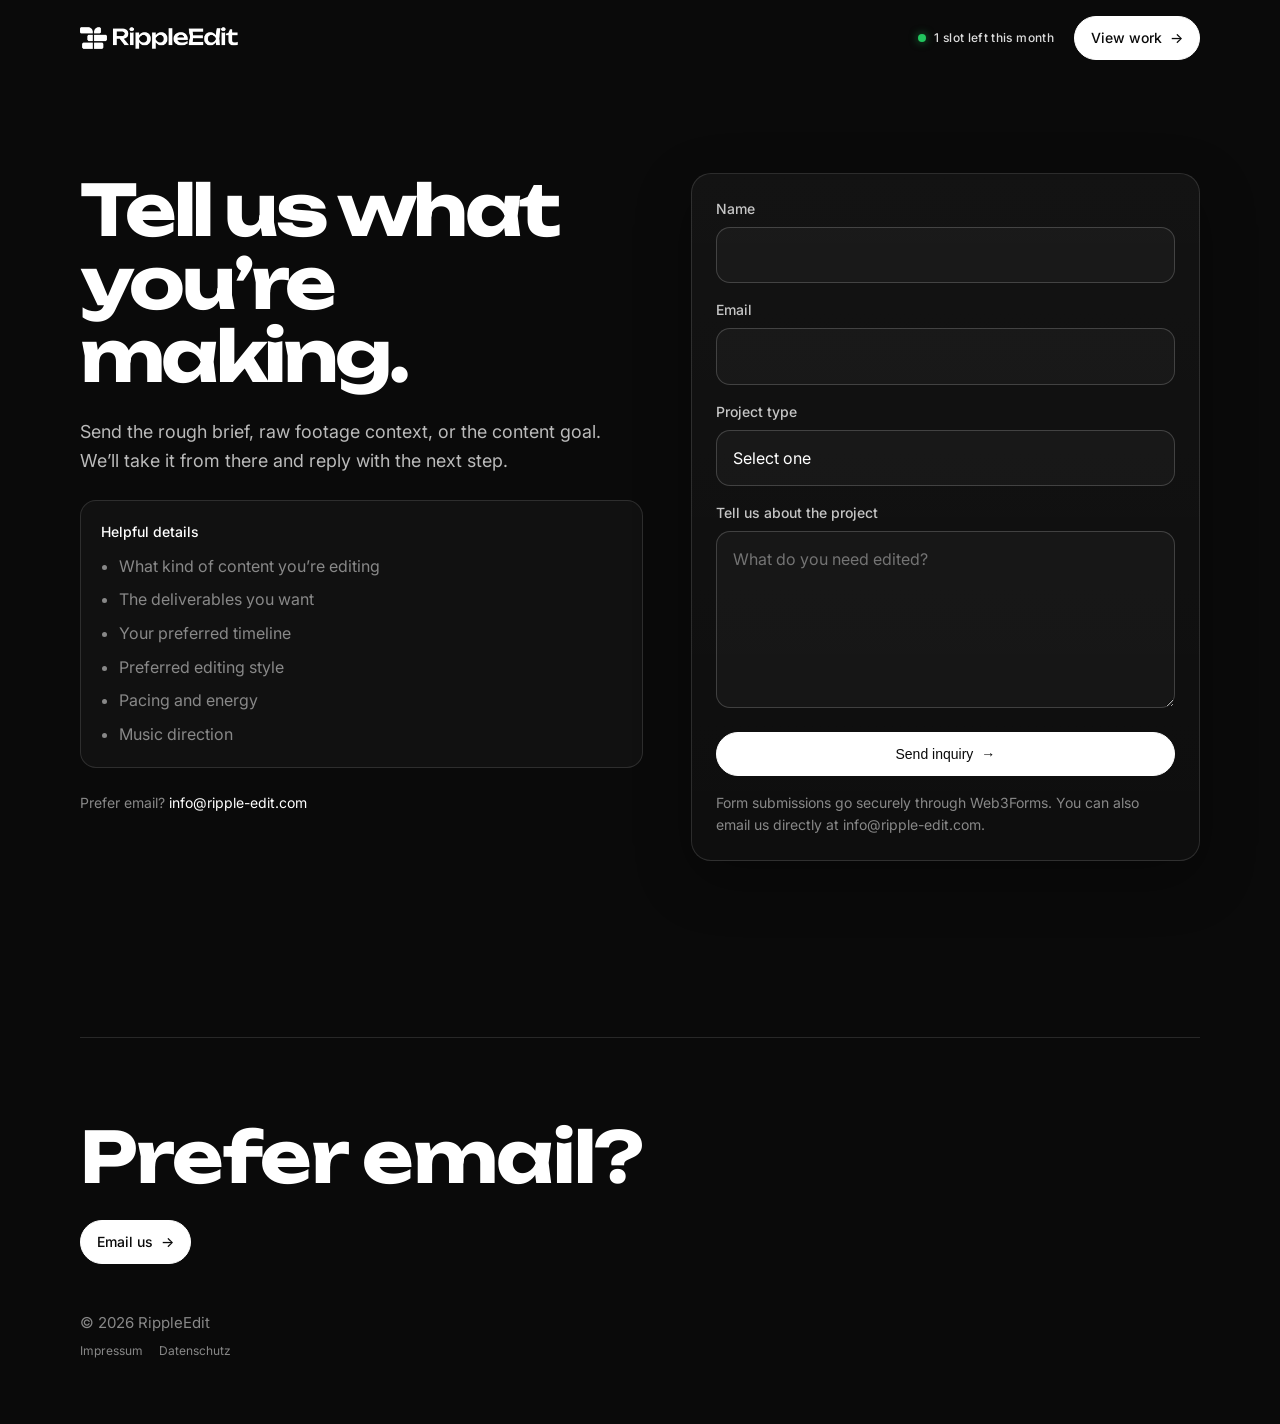
<file: contact.html>
<!DOCTYPE html>
<html lang="en">
  <head>
    <meta charset="UTF-8" />
    <meta name="viewport" content="width=device-width, initial-scale=1.0" />
    <meta
      name="description"
      content="Contact RippleEdit about your next video editing project."
    />
    <title>Contact | RippleEdit</title>
    <link rel="canonical" href="https://www.ripple-edit.com/contact.html" />
    <meta property="og:type" content="website" />
    <meta property="og:site_name" content="RippleEdit" />
    <meta property="og:title" content="Contact RippleEdit" />
    <meta property="og:description" content="Tell us what you're making. We'll reply with the next step." />
    <meta property="og:url" content="https://www.ripple-edit.com/contact.html" />
    <meta property="og:image" content="https://www.ripple-edit.com/assets/logo.png" />
    <meta name="twitter:card" content="summary_large_image" />
    <meta name="twitter:title" content="Contact RippleEdit" />
    <meta name="twitter:description" content="Tell us what you're making. We'll reply with the next step." />
    <meta name="twitter:image" content="https://www.ripple-edit.com/assets/logo.png" />
    <link rel="preconnect" href="https://fonts.googleapis.com" />
    <link rel="preconnect" href="https://fonts.gstatic.com" crossorigin />
    <link href="https://fonts.googleapis.com/css2?family=Inter:wght@400;500;700&family=Unbounded:wght@700;900&display=swap" rel="stylesheet" />
    <link rel="icon" type="image/png" href="assets/favicon.png" />
    <link rel="stylesheet" href="css/styles.css" />
    <link rel="stylesheet" href="css/sections.css" />
    <link rel="stylesheet" href="css/contact.css" />
    <script type="module" src="js/main.js"></script>
  </head>
  <body>
    <header class="site-header">
      <div class="container nav-shell">
        <a class="brand" href="index.html" aria-label="RippleEdit home">
          <img
            class="brand-mark"
            src="assets/logotype.png"
            alt="RippleEdit logo"
            width="auto"
            height="36"
          />
        </a>

        <div class="header-actions">
          <span class="availability-pill availability-pill--header">
            <span class="availability-dot availability-dot--pulse" aria-hidden="true"></span>
            <span class="availability-pill-text">1 slot left this month</span>
          </span>
          <a class="button button--primary button--nav" href="index.html#work">
            View work
            <span aria-hidden="true">→</span>
          </a>
        </div>
      </div>
    </header>

    <main class="contact-page" id="top">
      <section class="contact-shell section reveal-on-scroll" aria-labelledby="contact-title">
        <div class="container contact-grid">
          <div class="contact-intro">
            <h1 class="contact-title" id="contact-title">Tell us what you’re making.</h1>
            <p class="contact-lead">
              Send the rough brief, raw footage context, or the content goal. We’ll take it from there and reply with the next step.
            </p>

            <div class="contact-notes" aria-label="What to include">
              <p class="contact-notes-title">Helpful details</p>
              <ul class="contact-list">
                <li>What kind of content you’re editing</li>
                <li>The deliverables you want</li>
                <li>Your preferred timeline</li>
                <li>Preferred editing style</li>
                <li>Pacing and energy</li>
                <li>Music direction</li>
              </ul>
            </div>

            <p class="contact-fallback">
              Prefer email? <a href="mailto:info@ripple-edit.com">info@ripple-edit.com</a>
            </p>
          </div>

          <div class="contact-card">
            <form
              class="contact-form"
              action="https://api.web3forms.com/submit"
              method="post"
              data-contact-form
            >
              <input type="hidden" name="access_key" value="83617841-944b-40cf-ba4a-b5f3425254eb" />
              <input type="hidden" name="subject" value="New RippleEdit inquiry" />
              <input type="hidden" name="from_name" value="RippleEdit Website" />

              <label class="contact-honeypot" aria-hidden="true">
                <span>Leave this field empty</span>
                <input type="checkbox" name="botcheck" tabindex="-1" autocomplete="off" />
              </label>

              <label class="contact-field">
                <span>Name</span>
                <input type="text" name="name" autocomplete="name" required />
              </label>

              <label class="contact-field">
                <span>Email</span>
                <input type="email" name="email" autocomplete="email" required />
              </label>

              <label class="contact-field">
                <span>Project type</span>
                <select name="project_type" required>
                  <option value="" selected disabled>Select one</option>
                  <option value="long_form">Long form</option>
                  <option value="short_form">Short form</option>
                  <option value="retainer">Ongoing retainer</option>
                  <option value="other">Other</option>
                </select>
              </label>

              <label class="contact-field">
                <span>Tell us about the project</span>
                <textarea name="message" rows="6" placeholder="What do you need edited?" required></textarea>
              </label>

              <button class="button button--primary contact-submit" type="submit">
                Send inquiry
                <span aria-hidden="true">→</span>
              </button>

              <p class="contact-status" data-contact-status role="status" aria-live="polite"></p>
            </form>

            <p class="contact-disclaimer">
              Form submissions go securely through Web3Forms. You can also email us directly at info@ripple-edit.com.
            </p>
          </div>
        </div>
      </section>
    </main>

    <footer class="footer section reveal-on-scroll">
      <div class="container footer-inner">
        <div class="footer-copy">
          <h2><span class="section-heading-line">Prefer email?</span></h2>
          <a class="button button--primary" href="mailto:info@ripple-edit.com">
            Email us
            <span aria-hidden="true">→</span>
          </a>
        </div>
        <p class="footer-note">© 2026 RippleEdit</p>
        <nav class="footer-legal" aria-label="Legal">
          <a href="impressum.html">Impressum</a>
          <a href="datenschutz.html">Datenschutz</a>
        </nav>
      </div>
    </footer>
  </body>
</html>
</file>
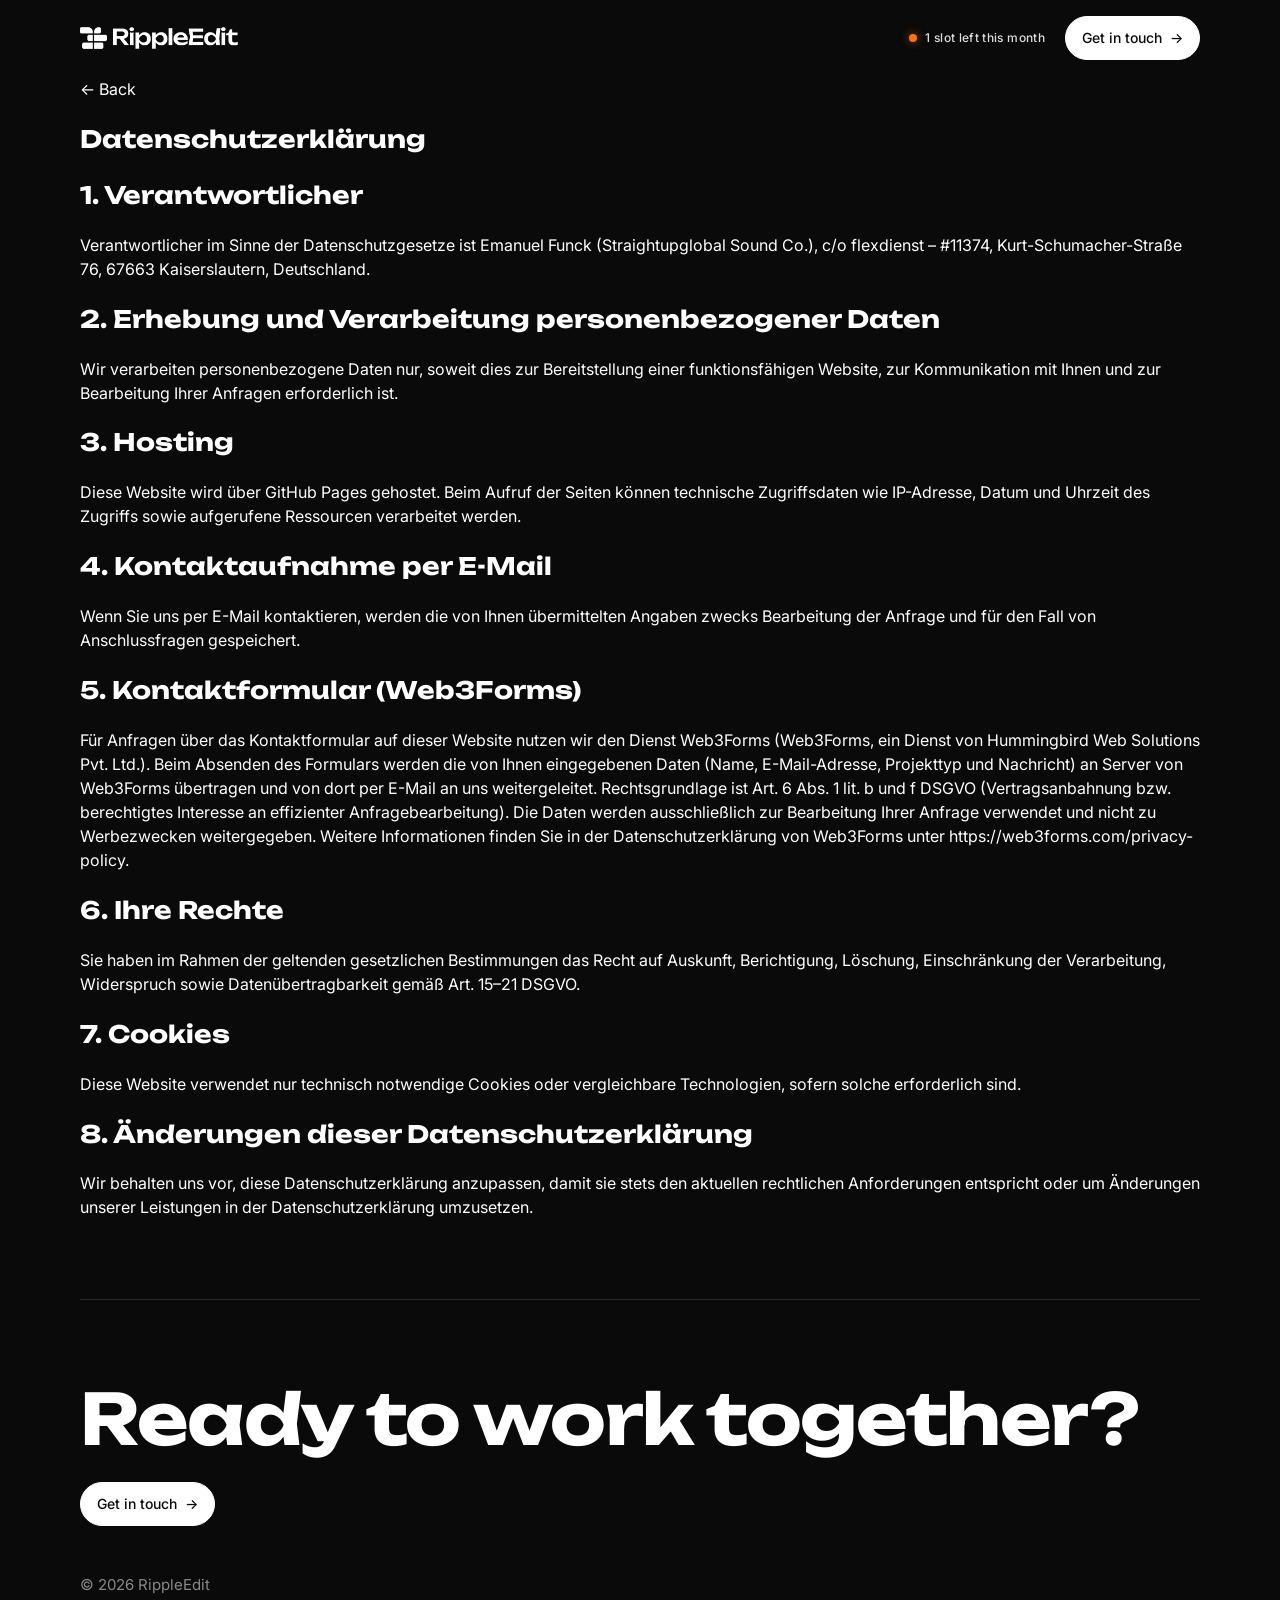
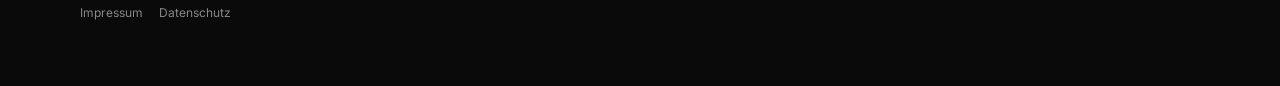
<file: datenschutz.html>
<!DOCTYPE html>
<html lang="de">
  <head>
    <meta charset="UTF-8" />
    <meta name="viewport" content="width=device-width, initial-scale=1.0" />
    <meta
      name="description"
      content="Datenschutzerklärung von RippleEdit."
    />
    <title>Datenschutzerklärung | RippleEdit</title>
    <link rel="preconnect" href="https://fonts.googleapis.com" />
    <link rel="preconnect" href="https://fonts.gstatic.com" crossorigin />
    <link href="https://fonts.googleapis.com/css2?family=Inter:wght@400;500;700&family=Unbounded:wght@700;900&display=swap" rel="stylesheet" />
    <link rel="stylesheet" href="css/styles.css" />
    <link rel="stylesheet" href="css/sections.css" />
    <script type="module" src="js/main.js"></script>
  </head>
  <body>
    <header class="site-header">
      <div class="container nav-shell">
        <a class="brand" href="index.html" aria-label="RippleEdit home">
          <img
            class="brand-mark"
            src="assets/logotype.png"
            alt="RippleEdit logo"
            width="auto"
            height="36"
          />
        </a>

        <div class="header-actions">
          <span class="availability-pill availability-pill--header">
            <span class="availability-dot availability-dot--pulse" aria-hidden="true"></span>
            <span class="availability-pill-text">1 slot left this month</span>
          </span>
          <a class="button button--primary button--nav" href="mailto:info@ripple-edit.com">
            Get in touch
            <span aria-hidden="true">→</span>
          </a>
        </div>
      </div>
    </header>

    <main id="top">
      <section class="container legal-content" aria-labelledby="privacy-title">
        <a href="index.html">← Back</a>
        <h1 id="privacy-title">Datenschutzerklärung</h1>

        <h2>1. Verantwortlicher</h2>
        <p>
          Verantwortlicher im Sinne der Datenschutzgesetze ist Emanuel Funck (Straightupglobal Sound Co.),
          c/o flexdienst – #11374, Kurt-Schumacher-Straße 76, 67663 Kaiserslautern, Deutschland.
        </p>

        <h2>2. Erhebung und Verarbeitung personenbezogener Daten</h2>
        <p>
          Wir verarbeiten personenbezogene Daten nur, soweit dies zur Bereitstellung einer funktionsfähigen Website,
          zur Kommunikation mit Ihnen und zur Bearbeitung Ihrer Anfragen erforderlich ist.
        </p>

        <h2>3. Hosting</h2>
        <p>
          Diese Website wird über GitHub Pages gehostet. Beim Aufruf der Seiten können technische Zugriffsdaten wie
          IP-Adresse, Datum und Uhrzeit des Zugriffs sowie aufgerufene Ressourcen verarbeitet werden.
        </p>

        <h2>4. Kontaktaufnahme per E-Mail</h2>
        <p>
          Wenn Sie uns per E-Mail kontaktieren, werden die von Ihnen übermittelten Angaben zwecks Bearbeitung der Anfrage
          und für den Fall von Anschlussfragen gespeichert.
        </p>

        <h2>5. Kontaktformular (Web3Forms)</h2>
        <p>
          Für Anfragen über das Kontaktformular auf dieser Website nutzen wir den Dienst Web3Forms (Web3Forms,
          ein Dienst von Hummingbird Web Solutions Pvt. Ltd.). Beim Absenden des Formulars werden die von Ihnen
          eingegebenen Daten (Name, E-Mail-Adresse, Projekttyp und Nachricht) an Server von Web3Forms übertragen
          und von dort per E-Mail an uns weitergeleitet. Rechtsgrundlage ist Art. 6 Abs. 1 lit. b und f DSGVO
          (Vertragsanbahnung bzw. berechtigtes Interesse an effizienter Anfragebearbeitung). Die Daten werden
          ausschließlich zur Bearbeitung Ihrer Anfrage verwendet und nicht zu Werbezwecken weitergegeben. Weitere
          Informationen finden Sie in der Datenschutzerklärung von Web3Forms unter
          <a href="https://web3forms.com/privacy-policy" target="_blank" rel="noopener noreferrer">https://web3forms.com/privacy-policy</a>.
        </p>

        <h2>6. Ihre Rechte</h2>
        <p>
          Sie haben im Rahmen der geltenden gesetzlichen Bestimmungen das Recht auf Auskunft, Berichtigung, Löschung,
          Einschränkung der Verarbeitung, Widerspruch sowie Datenübertragbarkeit gemäß Art. 15–21 DSGVO.
        </p>

        <h2>7. Cookies</h2>
        <p>
          Diese Website verwendet nur technisch notwendige Cookies oder vergleichbare Technologien, sofern solche
          erforderlich sind.
        </p>

        <h2>8. Änderungen dieser Datenschutzerklärung</h2>
        <p>
          Wir behalten uns vor, diese Datenschutzerklärung anzupassen, damit sie stets den aktuellen rechtlichen
          Anforderungen entspricht oder um Änderungen unserer Leistungen in der Datenschutzerklärung umzusetzen.
        </p>
      </section>
    </main>

    <footer class="footer section reveal-on-scroll">
      <div class="container footer-inner">
        <div class="footer-copy">
          <h2><span class="section-heading-line">Ready to work together?</span></h2>
          <a class="button button--primary" href="mailto:info@ripple-edit.com">
            Get in touch
            <span aria-hidden="true">→</span>
          </a>
        </div>
        <p class="footer-note">© 2026 RippleEdit</p>
        <nav class="footer-legal" aria-label="Legal">
          <a href="impressum.html">Impressum</a>
          <a href="datenschutz.html">Datenschutz</a>
        </nav>
      </div>
    </footer>
  </body>
</html>
</file>
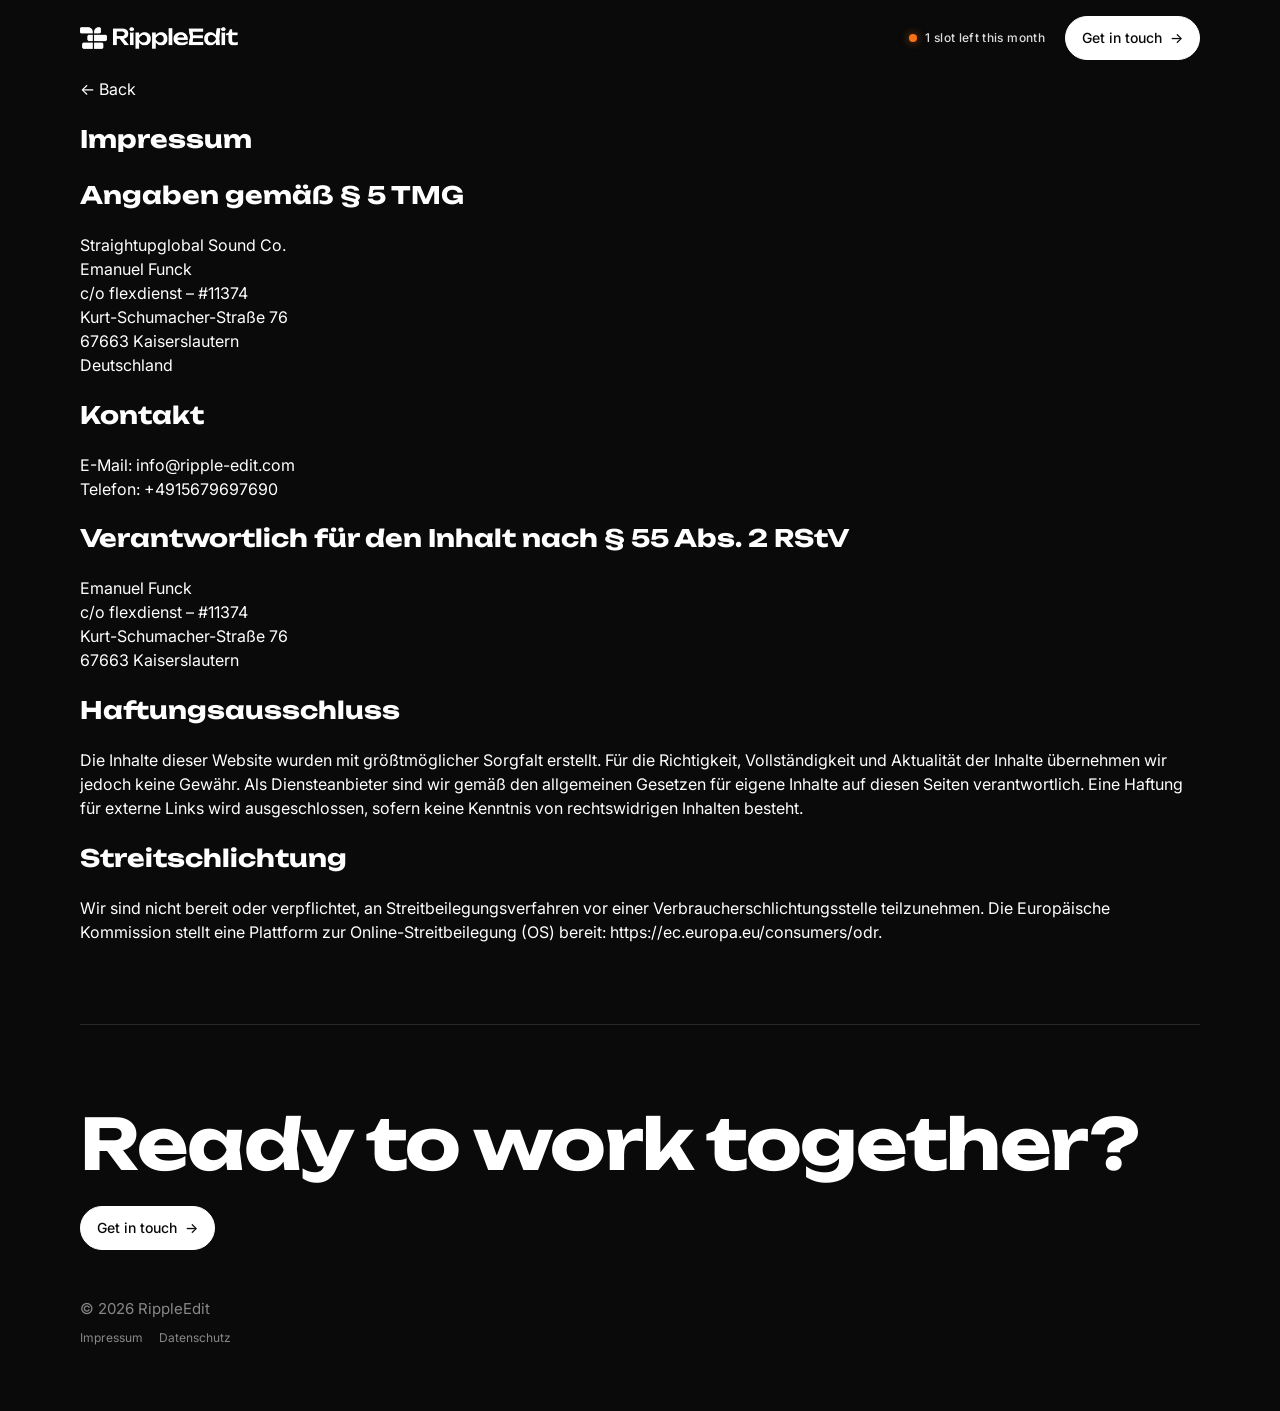
<file: impressum.html>
<!DOCTYPE html>
<html lang="de">
  <head>
    <meta charset="UTF-8" />
    <meta name="viewport" content="width=device-width, initial-scale=1.0" />
    <meta
      name="description"
      content="Impressum von RippleEdit."
    />
    <title>Impressum | RippleEdit</title>
    <link rel="preconnect" href="https://fonts.googleapis.com" />
    <link rel="preconnect" href="https://fonts.gstatic.com" crossorigin />
    <link href="https://fonts.googleapis.com/css2?family=Inter:wght@400;500;700&family=Unbounded:wght@700;900&display=swap" rel="stylesheet" />
    <link rel="stylesheet" href="css/styles.css" />
    <link rel="stylesheet" href="css/sections.css" />
    <script type="module" src="js/main.js"></script>
  </head>
  <body>
    <header class="site-header">
      <div class="container nav-shell">
        <a class="brand" href="index.html" aria-label="RippleEdit home">
          <img
            class="brand-mark"
            src="assets/logotype.png"
            alt="RippleEdit logo"
            width="auto"
            height="36"
          />
        </a>

        <div class="header-actions">
          <span class="availability-pill availability-pill--header">
            <span class="availability-dot availability-dot--pulse" aria-hidden="true"></span>
            <span class="availability-pill-text">1 slot left this month</span>
          </span>
          <a class="button button--primary button--nav" href="mailto:info@ripple-edit.com">
            Get in touch
            <span aria-hidden="true">→</span>
          </a>
        </div>
      </div>
    </header>

    <main id="top">
      <section class="container legal-content" aria-labelledby="legal-title">
        <a href="index.html">← Back</a>
        <h1 id="legal-title">Impressum</h1>

        <h2>Angaben gemäß § 5 TMG</h2>
        <p>Straightupglobal Sound Co.<br />Emanuel Funck<br />c/o flexdienst – #11374<br />Kurt-Schumacher-Straße 76<br />67663 Kaiserslautern<br />Deutschland</p>

        <h2>Kontakt</h2>
        <p>E-Mail: info@ripple-edit.com<br />Telefon: +4915679697690</p>

        <h2>Verantwortlich für den Inhalt nach § 55 Abs. 2 RStV</h2>
        <p>Emanuel Funck<br />c/o flexdienst – #11374<br />Kurt-Schumacher-Straße 76<br />67663 Kaiserslautern</p>

        <h2>Haftungsausschluss</h2>
        <p>
          Die Inhalte dieser Website wurden mit größtmöglicher Sorgfalt erstellt. Für die Richtigkeit, Vollständigkeit und
          Aktualität der Inhalte übernehmen wir jedoch keine Gewähr. Als Diensteanbieter sind wir gemäß den allgemeinen
          Gesetzen für eigene Inhalte auf diesen Seiten verantwortlich. Eine Haftung für externe Links wird ausgeschlossen,
          sofern keine Kenntnis von rechtswidrigen Inhalten besteht.
        </p>

        <h2>Streitschlichtung</h2>
        <p>
          Wir sind nicht bereit oder verpflichtet, an Streitbeilegungsverfahren vor einer Verbraucherschlichtungsstelle
          teilzunehmen. Die Europäische Kommission stellt eine Plattform zur Online-Streitbeilegung (OS) bereit:
          <a href="https://ec.europa.eu/consumers/odr" target="_blank" rel="noopener noreferrer">https://ec.europa.eu/consumers/odr</a>.
        </p>
      </section>
    </main>

    <footer class="footer section reveal-on-scroll">
      <div class="container footer-inner">
        <div class="footer-copy">
          <h2><span class="section-heading-line">Ready to work together?</span></h2>
          <a class="button button--primary" href="mailto:info@ripple-edit.com">
            Get in touch
            <span aria-hidden="true">→</span>
          </a>
        </div>
        <p class="footer-note">© 2026 RippleEdit</p>
        <nav class="footer-legal" aria-label="Legal">
          <a href="impressum.html">Impressum</a>
          <a href="datenschutz.html">Datenschutz</a>
        </nav>
      </div>
    </footer>
  </body>
</html>
</file>
<file: css/styles.css>
:root {
  --color-bg: #0a0a0a;
  --color-text: #ffffff;
  --color-muted: #888888;
  --color-accent: #c0392b;
  --color-mint: #8dffd9;
  --color-border: rgba(255, 255, 255, 0.12);
  --color-border-strong: rgba(255, 255, 255, 0.18);

  --font-sans: "Inter", system-ui, -apple-system, BlinkMacSystemFont, "Segoe UI", sans-serif;
  --font-heading: "Unbounded", "Inter", sans-serif;

  --space-1: 0.25rem;
  --space-2: 0.5rem;
  --space-3: 0.75rem;
  --space-4: 1rem;
  --space-5: 1.25rem;
  --space-6: 1.5rem;
  --space-8: 2rem;
  --space-10: 2.5rem;
  --space-11: 2.75rem;
  --space-12: 3rem;
  --space-16: 4rem;
  --space-20: 5rem;
  --space-24: 6rem;
  --space-32: 8rem;

  --container-width: 1120px;
  --radius-media: 16px;
  --radius-pill: 999px;
  --header-height: 76px;

  --font-size-xs:   0.6875rem;
  --font-size-sm:   0.875rem;
  --font-size-base: 0.9375rem;
  --font-size-body: 0.875rem;
  --font-size-md:   1rem;
  --font-size-lg:   1.125rem;

  --font-weight-normal: 400;
  --font-weight-medium: 500;
  --font-weight-bold:   700;

  --letter-spacing-ui:    0.12em;
  --letter-spacing-tight: -0.02em;

  --transition-base: 180ms ease;
}

*,
*::before,
*::after {
  box-sizing: border-box;
}

html {
  scroll-behavior: auto;
}

body {
  margin: 0;
  background: var(--color-bg);
  color: var(--color-text);
  font-family: var(--font-sans);
  line-height: 1.5;
  overflow-x: hidden;
  text-rendering: optimizeLegibility;
  -webkit-font-smoothing: antialiased;
}

img,
iframe {
  display: block;
  max-width: 100%;
}

img {
  height: auto;
}

a {
  color: inherit;
  text-decoration: none;
}

button,
a {
  -webkit-tap-highlight-color: transparent;
}

main {
  display: block;
  position: relative;
}

.container {
  width: min(calc(100% - 2rem), var(--container-width));
  margin: 0 auto;
}

.section {
  padding: var(--space-20) 0;
}

.site-header {
  position: sticky;
  top: 0;
  z-index: 20;
  background: var(--color-bg);
  border-bottom: 1px solid transparent;
}

.nav-shell {
  min-height: var(--header-height);
  display: flex;
  align-items: center;
  justify-content: space-between;
  gap: var(--space-4);
}

.header-actions {
  display: flex;
  align-items: center;
  justify-content: flex-end;
  gap: var(--space-5);
  margin-left: auto;
  flex-wrap: wrap;
}

.availability-pill {
  display: inline-flex;
  align-items: center;
  justify-content: center;
  gap: 0.5rem;
  min-height: 2.5rem;
  padding: 0.5rem 0.875rem;
  border: 1px solid rgba(255, 255, 255, 0.16);
  border-radius: var(--radius-pill);
  background: rgba(249, 115, 22, 0.08);
  color: rgba(255, 255, 255, 0.84);
  font-size: var(--font-size-xs);
  font-weight: var(--font-weight-medium);
  letter-spacing: 0.04em;
  line-height: 1;
  white-space: nowrap;
}

.availability-pill--header {
  min-height: 0;
  padding: 0;
  gap: 0.5rem;
  background: transparent;
  border: 0;
  color: rgba(255, 255, 255, 0.86);
  font-size: 0.75rem;
  letter-spacing: 0.03em;
}

.availability-dot {
  width: 8px;
  height: 8px;
  border-radius: 50%;
  background: #f97316;
  box-shadow: 0 0 8px rgba(249, 115, 22, 0.6);
  flex: 0 0 auto;
}

.availability-dot--pulse {
  animation: availability-pulse 2.2s ease-in-out infinite;
}

.availability-pill-text {
  line-height: 1;
}

.brand {
  display: inline-flex;
  align-items: center;
  gap: var(--space-3);
  min-width: 0;
}

.brand-mark {
  height: 36px;
  width: auto;
  display: block;
  flex: 0 0 auto;
}

.button {
  display: inline-flex;
  align-items: center;
  justify-content: center;
  gap: 0.5rem;
  min-height: 2.75rem;
  padding: 0.75rem 1rem;
  border: 1px solid var(--color-border-strong);
  border-radius: var(--radius-pill);
  font-size: var(--font-size-body);
  font-weight: var(--font-weight-medium);
  line-height: 1;
  white-space: nowrap;
  cursor: pointer;
  transition: transform var(--transition-base), background-color var(--transition-base), color var(--transition-base);
}

.button--primary {
  background: var(--color-text);
  color: var(--color-bg);
  border-color: var(--color-text);
}

.button--nav {
  flex: 0 0 auto;
}

.button:hover {
  transform: translateY(-3px);
}

.button:focus-visible,
.brand:focus-visible,
.embed-card iframe:focus-visible {
  outline: 2px solid var(--color-accent);
  outline-offset: 3px;
}

h1,
h2,
h3 {
  font-family: var(--font-heading);
}

.section-heading-line {
  display: block;
}

.footer h2 {
  margin: 0;
  font-size: clamp(2.25rem, 5.5vw, 5rem);
  line-height: 1.1;
  letter-spacing: -0.02em;
}

.reveal-on-scroll .section-heading-line,
.reveal-on-scroll .footer-copy,
.reveal-on-scroll .footer-note,
.reveal-on-scroll .footer-legal,
.reveal-on-scroll .portfolio-block,
.reveal-on-scroll .contact-intro,
.reveal-on-scroll .contact-card {
  opacity: 0;
  transform: translateY(18px);
  filter: blur(10px);
  transition:
    opacity 700ms cubic-bezier(0.22, 1, 0.36, 1),
    transform 700ms cubic-bezier(0.22, 1, 0.36, 1),
    filter 700ms cubic-bezier(0.22, 1, 0.36, 1);
}

.reveal-on-scroll.is-revealed .section-heading-line,
.reveal-on-scroll.is-revealed .footer-copy,
.reveal-on-scroll.is-revealed .footer-note,
.reveal-on-scroll.is-revealed .footer-legal,
.reveal-on-scroll.is-revealed .portfolio-block,
.reveal-on-scroll.is-revealed .contact-intro,
.reveal-on-scroll.is-revealed .contact-card {
  opacity: 1;
  transform: none;
  filter: none;
}

.reveal-on-scroll .section-heading-line:nth-child(2),
.reveal-on-scroll .footer-copy,
.reveal-on-scroll .contact-card {
  transition-delay: 110ms;
}

.reveal-on-scroll .portfolio-block + .portfolio-block {
  transition-delay: 160ms;
}

.reveal-on-scroll .footer-copy .section-heading-line {
  opacity: 0;
  transform: translateY(18px);
  filter: blur(10px);
  transition:
    opacity 700ms cubic-bezier(0.22, 1, 0.36, 1),
    transform 700ms cubic-bezier(0.22, 1, 0.36, 1),
    filter 700ms cubic-bezier(0.22, 1, 0.36, 1);
}

.reveal-on-scroll.is-revealed .footer-copy .section-heading-line {
  opacity: 1;
  transform: none;
  filter: none;
}

.footer-copy .section-heading-line:first-child {
  transition-delay: 0ms;
}

.footer-copy .section-heading-line:last-child {
  transition-delay: 120ms;
}

@media (max-width: 700px) {
  .header-actions {
    gap: var(--space-2);
  }

  .availability-pill {
    min-height: 2.2rem;
    padding: 0.45rem 0.75rem;
  }
}

.contact-shell.reveal-on-scroll .contact-intro {
  transition-delay: 0ms;
}

.contact-shell.reveal-on-scroll .contact-card {
  transition-delay: 140ms;
}

@media (max-width: 520px) {
  .header-actions {
    gap: var(--space-2);
  }

  .availability-pill--header {
    display: none;
  }

  .availability-pill {
    font-size: 0.625rem;
  }
}

@media (prefers-reduced-motion: reduce) {
  html {
    scroll-behavior: auto;
  }

  .availability-dot--pulse {
    animation: none;
  }
}

@keyframes availability-pulse {
  0%,
  100% {
    opacity: 0.55;
    transform: scale(0.92);
  }

  50% {
    opacity: 1;
    transform: scale(1);
  }
}
</file>
<file: css/sections.css>
.section-heading {
  margin-bottom: var(--space-10);
}

.section-heading h2 {
  margin: 0;
  font-size: clamp(2rem, 4vw, 3.5rem);
  line-height: 1.05;
  letter-spacing: -0.05em;
}

.process {
  padding-top: clamp(6.5rem, 9vw, 9rem);
  padding-bottom: clamp(5.5rem, 7vw, 7.5rem);
}

.process-pin-track {
  position: relative;
  height: var(--pin-length, 320vh);
}

.process-pin-stage {
  position: sticky;
  top: 15vh;
  background: var(--color-bg);
}

.process .section-heading {
  margin-bottom: clamp(3rem, 5vw, 4.5rem);
}

.process-timeline {
  position: relative;
  display: grid;
  gap: clamp(1.5rem, 3vw, 3rem);
  --process-marker-column: 4rem;
  --process-content-width: 60rem;
  --process-rail-top: 0px;
  --process-rail-height: 0px;
  --process-progress: 0;
}

.process-progress {
  position: absolute;
  left: calc(var(--process-marker-column) / 2);
  top: var(--process-rail-top);
  height: var(--process-rail-height);
  width: 1px;
  transform: translateX(-50%);
  z-index: 0;
  pointer-events: none;
}

.process-progress-track,
.process-progress-fill {
  position: absolute;
  left: 0;
  width: 1px;
  border-radius: 999px;
}

.process-progress-track {
  inset: 0;
  background: rgba(255, 255, 255, 0.22);
}

.process-progress-fill {
  top: 0;
  height: 100%;
  background: var(--color-text);
  box-shadow: 0 0 0 1px rgba(255, 255, 255, 0.06);
  transform: scaleY(var(--process-progress, 0));
  transform-origin: top;
  will-change: transform;
}

.process-step {
  position: relative;
  display: grid;
  grid-template-columns: var(--process-marker-column) minmax(0, 1fr);
  gap: clamp(1rem, 2.2vw, 2.25rem);
  align-items: start;
}

.process-marker {
  position: relative;
  grid-column: 1;
  display: flex;
  flex-direction: column;
  align-items: center;
  z-index: 2;
}

.process-number {
  display: inline-flex;
  align-items: center;
  justify-content: center;
  width: 2.5rem;
  height: 2.5rem;
  border: 1px solid rgba(255, 255, 255, 0.22);
  border-radius: 50%;
  color: rgba(255, 255, 255, 0.68);
  background: var(--color-bg);
  font-size: 0.875rem;
  font-weight: 700;
  letter-spacing: 0.08em;
  transition: color var(--transition-base), border-color var(--transition-base), background-color var(--transition-base);
  position: relative;
  z-index: 2;
}

.process-line {
  display: none;
}

.process-content {
  width: min(100%, var(--process-content-width));
  position: relative;
  z-index: 1;
  padding-bottom: 0;
  grid-column: 2;
  justify-self: start;
  text-align: left;
}

.process-content h3,
.portfolio-header h3 {
  margin: 0;
  font-size: 1.375rem;
  line-height: 1.1;
  color: rgba(255, 255, 255, 0.7);
  transition: color var(--transition-base);
}

.process-step-label {
  display: block;
  font-size: var(--font-size-xs);
  color: var(--color-muted);
  font-weight: var(--font-weight-medium);
  letter-spacing: 0.1em;
  margin-bottom: var(--space-2);
}

.process-content h3 {
  display: flex;
  align-items: center;
  gap: 0.5rem;
}

.process-content h3 svg {
  flex-shrink: 0;
  opacity: 0.5;
  transition: opacity var(--transition-base);
}

.js .process-step {
  --step-reveal: 0;
}

.process-content h3,
.process-content p {
  margin: 0;
  color: var(--color-muted);
  font-size: 1rem;
  opacity: var(--step-reveal, 0);
  transform: translateY(calc((1 - var(--step-reveal, 0)) * 16px));
  filter: blur(calc((1 - var(--step-reveal, 0)) * 8px));
  transition:
    opacity 500ms cubic-bezier(0.22, 1, 0.36, 1),
    transform 500ms cubic-bezier(0.22, 1, 0.36, 1),
    filter 500ms cubic-bezier(0.22, 1, 0.36, 1);
}

.process-content h3 {
  max-width: 60rem;
}

.process-content p {
  max-width: 58rem;
  margin-top: var(--space-2);
}

.process-step.is-visible .process-content h3 {
  color: var(--color-text);
}

.process-step.is-visible .process-content h3 svg {
  opacity: 0.7;
}

.process-step.is-visible .process-number {
  color: var(--color-text);
  border-color: var(--color-text);
  background: var(--color-bg);
}

.process-word {
  display: inline-block;
  margin-right: 0.24em;
  opacity: 0;
  transform: translateY(16px);
  will-change: transform, opacity, filter;
}

.portfolio-header p {
  margin: var(--space-2) 0 0;
  color: var(--color-muted);
  font-size: 1rem;
}

.process-addons {
  display: flex;
  flex-wrap: wrap;
  gap: var(--space-3);
  margin-top: var(--space-8);
}

.pill {
  display: inline-flex;
  align-items: center;
  justify-content: center;
  min-height: 2.5rem;
  padding: 0.5rem 0.875rem;
  border: 1px solid var(--color-border-strong);
  border-radius: var(--radius-pill);
  color: var(--color-text);
  font-size: 0.875rem;
  font-weight: 500;
}

.client-words {
  padding-top: clamp(4.5rem, 7vw, 6.5rem);
  padding-bottom: clamp(3.5rem, 6vw, 5rem);
}

.client-words-pin-track {
  position: relative;
  height: var(--client-words-length, 300vh);
}

.client-words-pin-stage {
  position: sticky;
  top: 12vh;
  background: var(--color-bg);
}

.client-words-shell {
  display: flex;
  flex-direction: column;
  gap: var(--space-4);
}

.client-words-heading {
  margin-bottom: 0;
}

.client-words-heading h2 {
  font-size: clamp(1.65rem, 3.7vw, 3rem);
  line-height: 1.02;
  white-space: nowrap;
}

.js .client-words-heading .section-heading-line {
  opacity: 0;
  transform: translateY(14px);
  filter: blur(8px);
  will-change: transform, opacity, filter;
}

.client-words.is-revealed .client-words-heading .section-heading-line {
  opacity: 1;
  transform: none;
  filter: none;
}

.client-rail {
  position: relative;
  min-height: clamp(30rem, 62vh, 38rem);
}

.client-panel {
  position: absolute;
  inset: 0;
  display: flex;
  flex-direction: column;
  align-items: center;
  justify-content: center;
  gap: var(--space-4);
  width: min(100%, 52rem);
  margin: 0 auto;
  opacity: var(--panel-opacity, 0);
  transform: translateY(var(--panel-offset-y, 0)) scale(var(--panel-scale, 1));
  filter: blur(var(--panel-blur, 0));
  transition:
    opacity 650ms cubic-bezier(0.22, 1, 0.36, 1),
    transform 650ms cubic-bezier(0.22, 1, 0.36, 1),
    filter 650ms cubic-bezier(0.22, 1, 0.36, 1);
  pointer-events: none;
}

.client-panel.is-active {
  pointer-events: auto;
}

.client-card {
  display: flex;
  align-items: flex-start;
  gap: var(--space-3);
  padding: var(--space-4);
  border: 1px solid var(--color-border);
  border-radius: var(--radius-media);
  background: rgba(255, 255, 255, 0.03);
  opacity: 1;
  transform: none;
  transition:
    border-color var(--transition-base),
    background-color var(--transition-base),
    transform var(--transition-base),
    box-shadow var(--transition-base);
  width: min(100%, 16.5rem);
  cursor: pointer;
}

.client-panel.is-active .client-card {
  border-color: rgba(255, 255, 255, 0.22);
  background: rgba(255, 255, 255, 0.05);
}

.client-card--link:hover,
.client-card--link:focus-visible {
  border-color: rgba(255, 255, 255, 0.3);
  background: rgba(255, 255, 255, 0.07);
  transform: translateY(-3px);
  box-shadow: 0 18px 36px rgba(0, 0, 0, 0.18);
  outline: none;
}

.client-card--link:focus-visible {
  box-shadow:
    0 0 0 2px rgba(255, 255, 255, 0.18),
    0 18px 36px rgba(0, 0, 0, 0.18);
}

.client-card-avatar {
  width: 48px;
  height: 48px;
  border-radius: 50%;
  overflow: hidden;
  flex-shrink: 0;
  background: rgba(255, 255, 255, 0.06);
}

.client-card-avatar img {
  width: 100%;
  height: 100%;
  object-fit: cover;
}

.client-card-body {
  display: flex;
  flex-direction: column;
  gap: var(--space-2);
  min-width: 0;
}

.client-card-name {
  margin: 0;
  color: var(--color-text);
  font-size: var(--font-size-sm);
  font-weight: var(--font-weight-medium);
  line-height: 1.2;
}

.client-card-stats {
  display: flex;
  flex-direction: column;
  gap: 3px;
}

.client-card-stat {
  display: flex;
  align-items: center;
  gap: 5px;
  font-size: var(--font-size-xs);
  color: var(--color-muted);
  line-height: 1.2;
}

.client-card-stat-value {
  color: var(--color-text);
  font-weight: var(--font-weight-medium);
}

.client-card-icon {
  width: 11px;
  height: 11px;
  flex-shrink: 0;
  opacity: 0.85;
  display: block;
}

.client-card-stat-label {
  color: var(--color-muted);
}

.client-quote {
  display: flex;
  flex-direction: column;
  gap: var(--space-2);
  opacity: var(--quote-opacity, 1);
  transform: translateY(var(--quote-y, 0));
  filter: blur(var(--quote-blur, 0));
  text-align: center;
  align-items: center;
  width: min(100%, 36rem);
  max-width: 36rem;
}

.client-quote::before,
.client-quote::after {
  font-family: var(--font-heading);
  font-size: clamp(2rem, 4vw, 3.25rem);
  line-height: 1;
  color: rgba(255, 255, 255, 0.22);
}

.client-quote::before {
  content: "“";
  align-self: flex-start;
  margin-left: -0.12em;
  margin-bottom: calc(var(--space-1) * -1);
}

.client-quote::after {
  content: none;
}

.client-quote-text {
  margin: 0;
  max-width: 28ch;
  font-size: clamp(1.05rem, 1.9vw, 1.7rem);
  line-height: 1.12;
  letter-spacing: -0.03em;
  text-wrap: balance;
}

.client-quote-word {
  display: inline-block;
  margin-right: 0.24em;
  opacity: 0;
  transform: translateY(18px);
  will-change: transform, opacity, filter;
}

.testimonial {
  margin: 0;
  display: flex;
  flex-direction: column;
  gap: var(--space-3);
}

.testimonial blockquote {
  margin: 0;
}

.testimonial-mark {
  display: block;
  font-size: 2rem;
  line-height: 1;
  color: rgba(255, 255, 255, 0.15);
  font-family: var(--font-heading);
  margin-bottom: 0;
}

.testimonial-text {
  margin: 0;
  font-size: var(--font-size-base);
  line-height: 1.65;
  color: var(--color-text);
}

.testimonial-author {
  font-size: var(--font-size-sm);
  color: var(--color-muted);
  font-style: normal;
}

.portfolio {
  padding-bottom: var(--space-24);
}

.testimonials-section {
  padding-top: var(--space-16);
  padding-bottom: var(--space-24);
}

.testimonials-section .section-heading {
  margin-bottom: var(--space-8);
}

.portfolio-block + .portfolio-block {
  margin-top: var(--space-16);
}

.portfolio-header {
  display: flex;
  flex-direction: column;
  gap: var(--space-2);
  margin-bottom: var(--space-6);
}

.work-carousel {
  display: flex;
  align-items: center;
  gap: var(--space-3);
  min-width: 0;
}

.work-strip {
  display: flex;
  flex: 1 1 auto;
  overflow-x: auto;
  overflow-y: visible;
  gap: var(--space-5);
  padding: var(--space-2) 0 var(--space-4);
  scroll-snap-type: x mandatory;
  scrollbar-width: none;
  -ms-overflow-style: none;
  min-width: 0;
  overscroll-behavior-x: contain;
}

.work-strip::-webkit-scrollbar {
  display: none;
}

.work-card {
  flex: 0 0 auto;
  display: flex;
  flex-direction: column;
  gap: var(--space-3);
  margin: 0;
  scroll-snap-align: start;
  cursor: pointer;
  color: inherit;
  text-align: left;
  background: transparent;
  border: 0;
  padding: 0;
  transition: transform var(--transition-base), opacity var(--transition-base);
}

.work-card:hover,
.work-card:focus-visible {
  transform: translateY(-4px);
}

.work-card:focus-visible {
  outline: 2px solid var(--color-accent);
  outline-offset: 4px;
}

.work-strip[data-work-strip="long"] .work-card {
  width: clamp(18rem, 28vw, 28rem);
}

.work-strip[data-work-strip="short"] .work-card {
  width: clamp(10rem, 16vw, 16rem);
}

.work-card-media {
  position: relative;
  overflow: hidden;
  border-radius: var(--radius-media);
  background: rgba(255, 255, 255, 0.06);
}

.work-strip[data-work-strip="long"] .work-card-media {
  aspect-ratio: 16 / 9;
}

.work-strip[data-work-strip="short"] .work-card-media {
  aspect-ratio: 9 / 16;
}

.work-card-video {
  width: 100%;
  height: 100%;
  object-fit: cover;
}

.work-card-media--embed {
  background: #000;
}

.work-card-embed {
  width: 100%;
  height: 100%;
  border: 0;
  pointer-events: none;
}

.work-card-title {
  margin: 0;
  color: var(--color-text);
  font-size: var(--font-size-sm);
}

.work-nav {
  appearance: none;
  position: relative;
  flex: 0 0 auto;
  width: auto;
  height: auto;
  border: 0;
  border-radius: 0;
  background: transparent;
  color: rgba(255, 255, 255, 0.72);
  display: grid;
  place-items: center;
  padding: var(--space-4) var(--space-2);
  cursor: pointer;
  z-index: 2;
  pointer-events: auto;
  transition: transform var(--transition-base), color var(--transition-base), opacity var(--transition-base);
}

.work-nav:hover,
.work-nav:focus-visible {
  color: rgba(255, 255, 255, 0.94);
  transform: scale(1.06);
}

.work-nav:focus-visible {
  outline: 2px solid var(--color-accent);
  outline-offset: 3px;
}

.work-nav--prev {
  margin-right: var(--space-1);
}

.work-nav--next {
  margin-left: var(--space-1);
}

.work-nav-icon {
  display: block;
  pointer-events: none;
}

.work-lightbox {
  position: fixed;
  inset: 0;
  z-index: 100;
  display: flex;
  align-items: center;
  justify-content: center;
}

.work-lightbox[hidden] {
  display: none;
}

.work-lightbox-backdrop {
  position: absolute;
  inset: 0;
  background: rgba(5, 5, 5, 0.78);
  backdrop-filter: blur(18px);
  -webkit-backdrop-filter: blur(18px);
}

.work-lightbox-stage {
  position: relative;
  z-index: 1;
  width: min(92vw, 1100px);
  aspect-ratio: 16 / 9;
  border-radius: var(--radius-media);
  overflow: hidden;
  box-shadow: 0 30px 80px rgba(0, 0, 0, 0.45);
  background: #000;
}

.work-lightbox--short .work-lightbox-stage {
  aspect-ratio: 9 / 16;
  height: 84vh;
  width: auto;
  max-width: min(92vw, 1100px);
}

.work-lightbox-iframe {
  width: 100%;
  height: 100%;
  border: 0;
}

.work-lightbox-close {
  position: absolute;
  top: var(--space-6);
  right: var(--space-6);
  z-index: 2;
  width: 2.75rem;
  height: 2.75rem;
  border: 0;
  border-radius: var(--radius-pill);
  background: rgba(255, 255, 255, 0.92);
  color: var(--color-bg);
  display: grid;
  place-items: center;
  cursor: pointer;
  transition: transform var(--transition-base), background-color var(--transition-base);
}

.work-lightbox-close:hover,
.work-lightbox-close:focus-visible {
  transform: scale(1.06);
  background: rgba(255, 255, 255, 1);
}

.work-lightbox-close:focus-visible {
  outline: 2px solid var(--color-accent);
  outline-offset: 3px;
}

.work-lightbox-nav {
  position: absolute;
  top: 50%;
  z-index: 2;
  width: 3rem;
  height: 3rem;
  border: 0;
  border-radius: var(--radius-pill);
  background: rgba(255, 255, 255, 0.92);
  color: var(--color-bg);
  display: grid;
  place-items: center;
  cursor: pointer;
  transition: transform var(--transition-base), background-color var(--transition-base);
  transform: translateY(-50%);
}

.work-lightbox-nav:hover,
.work-lightbox-nav:focus-visible {
  transform: translateY(-50%) scale(1.06);
  background: rgba(255, 255, 255, 1);
}

.work-lightbox-nav:focus-visible {
  outline: 2px solid var(--color-accent);
  outline-offset: 3px;
}

.work-lightbox-nav--prev {
  left: var(--space-6);
}

.work-lightbox-nav--next {
  right: var(--space-6);
}

body.lightbox-open {
  overflow: hidden;
}

.footer {
  padding-top: 0;
  padding-bottom: var(--space-16);
}

.footer-inner {
  padding-top: var(--space-20);
  margin-top: var(--space-20);
  border-top: 1px solid var(--color-border);
}

.footer-copy {
  display: flex;
  flex-direction: column;
  align-items: flex-start;
  gap: var(--space-6);
}

.footer-note {
  margin: var(--space-12) 0 0;
  color: var(--color-muted);
  font-size: 0.9375rem;
}

.footer-legal {
  display: flex;
  gap: var(--space-4);
  margin-top: var(--space-2);
}

.footer-legal a {
  font-size: 0.75rem;
  color: var(--color-muted);
  text-decoration: none;
}

.footer-legal a:hover {
  color: var(--color-text);
}

@media (max-width: 900px) {
  .testimonials {
    grid-template-columns: 1fr;
  }
}

@media (max-width: 700px) {
  .section {
    padding: var(--space-16) 0;
  }

  .process {
    padding-top: clamp(5.5rem, 8vw, 7rem);
    padding-bottom: clamp(4.5rem, 7vw, 6rem);
  }

  .process .section-heading {
    margin-bottom: clamp(2.5rem, 4.5vw, 3.5rem);
  }

  .testimonials-section {
    padding-top: var(--space-12);
    padding-bottom: var(--space-20);
  }

  .footer h2 {
    font-size: clamp(2.5rem, 13vw, 4.25rem);
  }

  .process-timeline {
    --process-marker-column: 3.5rem;
    --process-content-width: 18rem;
    gap: clamp(1.25rem, 2.5vw, 2.25rem);
  }

  .process-step {
    gap: var(--space-3);
  }

  .process-number {
    width: 2.25rem;
    height: 2.25rem;
    font-size: 0.8rem;
  }

  .process-pin-track {
    --pin-length: 220vh;
  }

  .process-pin-stage {
    top: 11vh;
  }

  .portfolio {
    padding-bottom: var(--space-20);
  }

  .client-words {
    padding-top: var(--space-12);
    padding-bottom: var(--space-16);
  }

  .client-words-pin-stage {
    top: 9vh;
  }

  .client-words-shell {
    gap: var(--space-4);
  }

  .client-words-grid {
    grid-template-columns: 1fr;
    gap: var(--space-6);
  }

  .client-quote-stack {
    min-height: 16rem;
  }

  .work-carousel {
    gap: var(--space-2);
  }

  .work-strip {
    gap: var(--space-4);
  }

  .work-nav {
    padding-inline: 0;
  }

  .work-lightbox-close {
    top: var(--space-4);
    right: var(--space-4);
  }

  .work-lightbox-nav--prev {
    left: var(--space-4);
  }

  .work-lightbox-nav--next {
    right: var(--space-4);
  }

  .footer {
    padding-bottom: var(--space-12);
  }
}

@media (max-width: 520px) {
  .container {
    width: min(calc(100% - 1.25rem), var(--container-width));
  }

  .button {
    font-size: 0.875rem;
  }

  .button--nav {
    padding-inline: 0.85rem;
  }

  .process-content h3,
  .portfolio-header h3 {
    font-size: 1.25rem;
  }

  .client-words-heading h2 {
    font-size: clamp(1.85rem, 9vw, 2.8rem);
  }

  .client-quote-text {
    max-width: 100%;
    font-size: clamp(1.2rem, 7vw, 1.9rem);
  }

  .client-card {
    width: min(100%, 15.5rem);
    padding: var(--space-3);
  }

  .client-card-avatar {
    width: 42px;
    height: 42px;
  }

  .work-lightbox-close {
    width: 2.5rem;
    height: 2.5rem;
  }

  .work-lightbox-nav {
    width: 2.5rem;
    height: 2.5rem;
  }

  .footer-copy {
    gap: var(--space-5);
  }
}

@media (max-width: 380px) {
  .nav-shell {
    flex-wrap: wrap;
  }

  .button--nav {
    margin-left: auto;
  }
}

@media (prefers-reduced-motion: reduce) {
  .process-pin-track {
    height: auto;
  }

  .process-pin-stage {
    position: static;
    top: auto;
  }

  .client-words-pin-track {
    height: auto;
  }

  .client-words-pin-stage {
    position: static;
    top: auto;
  }

  .client-card,
  .client-quote,
  .client-word {
    opacity: 1;
    transform: none;
    filter: none;
  }

  .client-quote {
    position: relative;
    inset: auto;
    pointer-events: auto;
  }
}
</file>
<file: css/contact.css>
.contact-shell {
  padding-top: var(--space-24);
  padding-bottom: var(--space-24);
}

.contact-grid {
  display: grid;
  grid-template-columns: minmax(0, 1.05fr) minmax(320px, 0.95fr);
  gap: var(--space-12);
  align-items: start;
}

.contact-intro {
  display: flex;
  flex-direction: column;
  gap: var(--space-6);
  max-width: 40rem;
}

.availability-pill {
  margin-bottom: 0;
}

.availability-dot {
  width: 8px;
  height: 8px;
  border-radius: 50%;
  background: #22c55e;
  box-shadow: 0 0 8px rgba(34, 197, 94, 0.6);
}

.contact-title {
  margin: 0;
  font-family: var(--font-heading);
  font-size: clamp(2.5rem, 5.5vw, 5rem);
  line-height: 1.04;
  letter-spacing: -0.05em;
}

.contact-lead {
  margin: 0;
  max-width: 34rem;
  color: rgba(255, 255, 255, 0.72);
  font-size: clamp(1rem, 1.4vw, 1.125rem);
  line-height: 1.65;
}

.contact-notes {
  display: flex;
  flex-direction: column;
  gap: var(--space-3);
  padding: var(--space-5);
  border: 1px solid var(--color-border);
  border-radius: var(--radius-media);
  background: rgba(255, 255, 255, 0.03);
}

.contact-notes-title {
  margin: 0;
  font-size: var(--font-size-body);
  font-weight: var(--font-weight-medium);
  color: var(--color-text);
}

.contact-list {
  margin: 0;
  padding-left: 1.1rem;
  color: var(--color-muted);
  line-height: 1.6;
}

.contact-list li + li {
  margin-top: var(--space-2);
}

.contact-fallback {
  margin: 0;
  color: var(--color-muted);
  font-size: var(--font-size-body);
}

.contact-fallback a {
  color: var(--color-text);
}

.contact-fallback a:hover {
  color: var(--color-mint);
}

.contact-card {
  padding: var(--space-6);
  border: 1px solid var(--color-border);
  border-radius: calc(var(--radius-media) + 4px);
  background:
    linear-gradient(180deg, rgba(255, 255, 255, 0.04), rgba(255, 255, 255, 0.02)),
    rgba(10, 10, 10, 0.72);
  box-shadow: 0 18px 56px rgba(0, 0, 0, 0.32);
}

.contact-form {
  display: flex;
  flex-direction: column;
  gap: var(--space-4);
}

.contact-field {
  display: flex;
  flex-direction: column;
  gap: var(--space-2);
}

.contact-field span {
  color: rgba(255, 255, 255, 0.76);
  font-size: var(--font-size-body);
  font-weight: var(--font-weight-medium);
}

.contact-field input,
.contact-field textarea,
.contact-field select {
  width: 100%;
  appearance: none;
  border: 1px solid var(--color-border-strong);
  border-radius: 14px;
  background: rgba(255, 255, 255, 0.03);
  color: var(--color-text);
  font: inherit;
  line-height: 1.5;
  padding: 0.95rem 1rem;
  transition: border-color var(--transition-base), background-color var(--transition-base), box-shadow var(--transition-base);
}

.contact-field textarea {
  resize: vertical;
  min-height: 10rem;
}

.contact-field input::placeholder,
.contact-field textarea::placeholder {
  color: rgba(255, 255, 255, 0.4);
}

.contact-field input:focus,
.contact-field textarea:focus,
.contact-field select:focus {
  outline: none;
  border-color: rgba(141, 255, 217, 0.48);
  background: rgba(255, 255, 255, 0.05);
  box-shadow: 0 0 0 3px rgba(141, 255, 217, 0.16);
}

.contact-submit {
  width: 100%;
  margin-top: var(--space-2);
}

.contact-submit[disabled] {
  cursor: wait;
  opacity: 0.72;
  transform: none;
}

.contact-honeypot {
  position: absolute;
  left: -9999px;
  width: 1px;
  height: 1px;
  opacity: 0;
  pointer-events: none;
}

.contact-status {
  min-height: 1.25rem;
  margin: 0;
  color: var(--color-muted);
  font-size: 0.875rem;
  line-height: 1.45;
}

.contact-status:empty {
  display: none;
}

.contact-status[data-state="success"] {
  color: var(--color-mint);
}

.contact-status[data-state="error"],
.contact-status[data-state="warning"] {
  color: rgba(255, 218, 185, 0.92);
}

.contact-disclaimer {
  margin: var(--space-4) 0 0;
  color: var(--color-muted);
  font-size: 0.875rem;
  line-height: 1.6;
}

@media (max-width: 900px) {
  .contact-grid {
    grid-template-columns: 1fr;
  }
}

@media (max-width: 700px) {
  .contact-shell {
    padding-top: var(--space-20);
    padding-bottom: var(--space-20);
  }

  .contact-intro {
    gap: var(--space-5);
  }

  .contact-card {
    padding: var(--space-5);
  }
}

@media (max-width: 520px) {
  .contact-title {
    font-size: clamp(2.15rem, 11vw, 3.25rem);
  }

  .contact-lead {
    font-size: 0.9375rem;
  }
}
</file>
